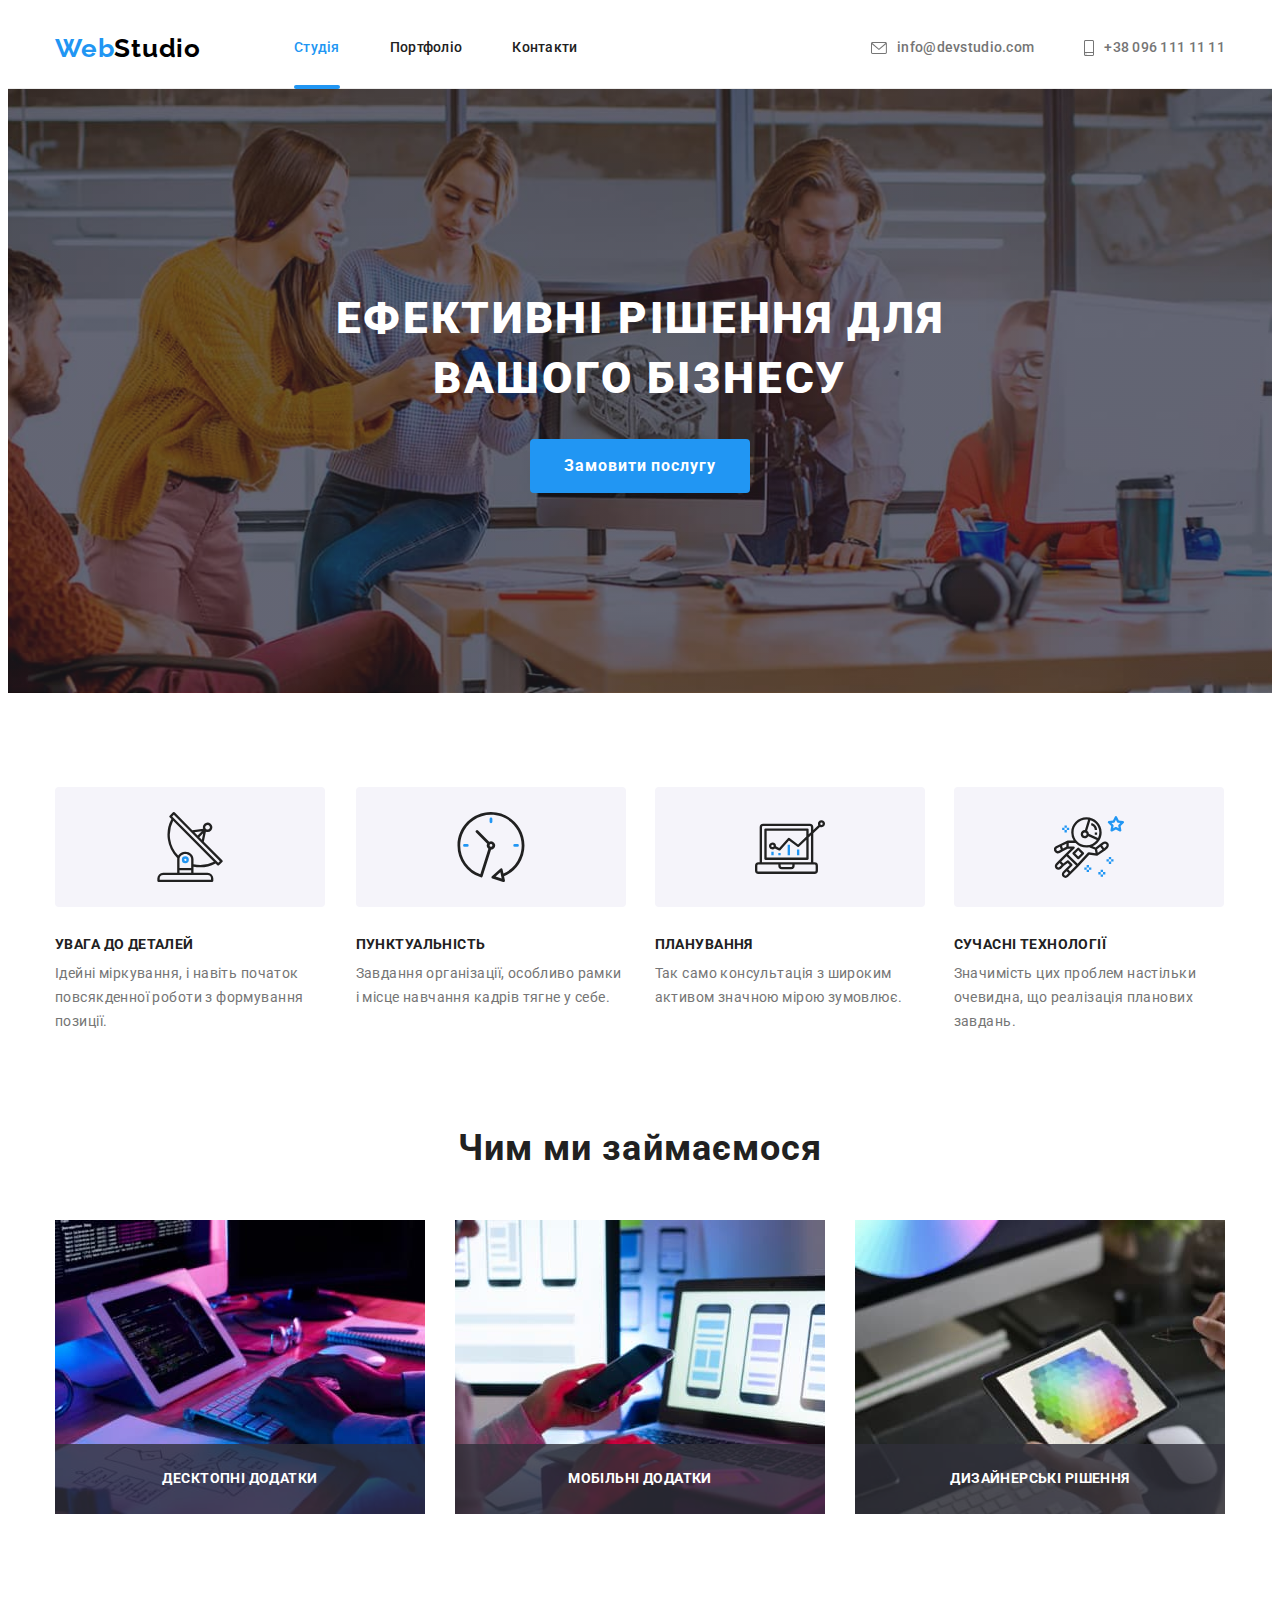
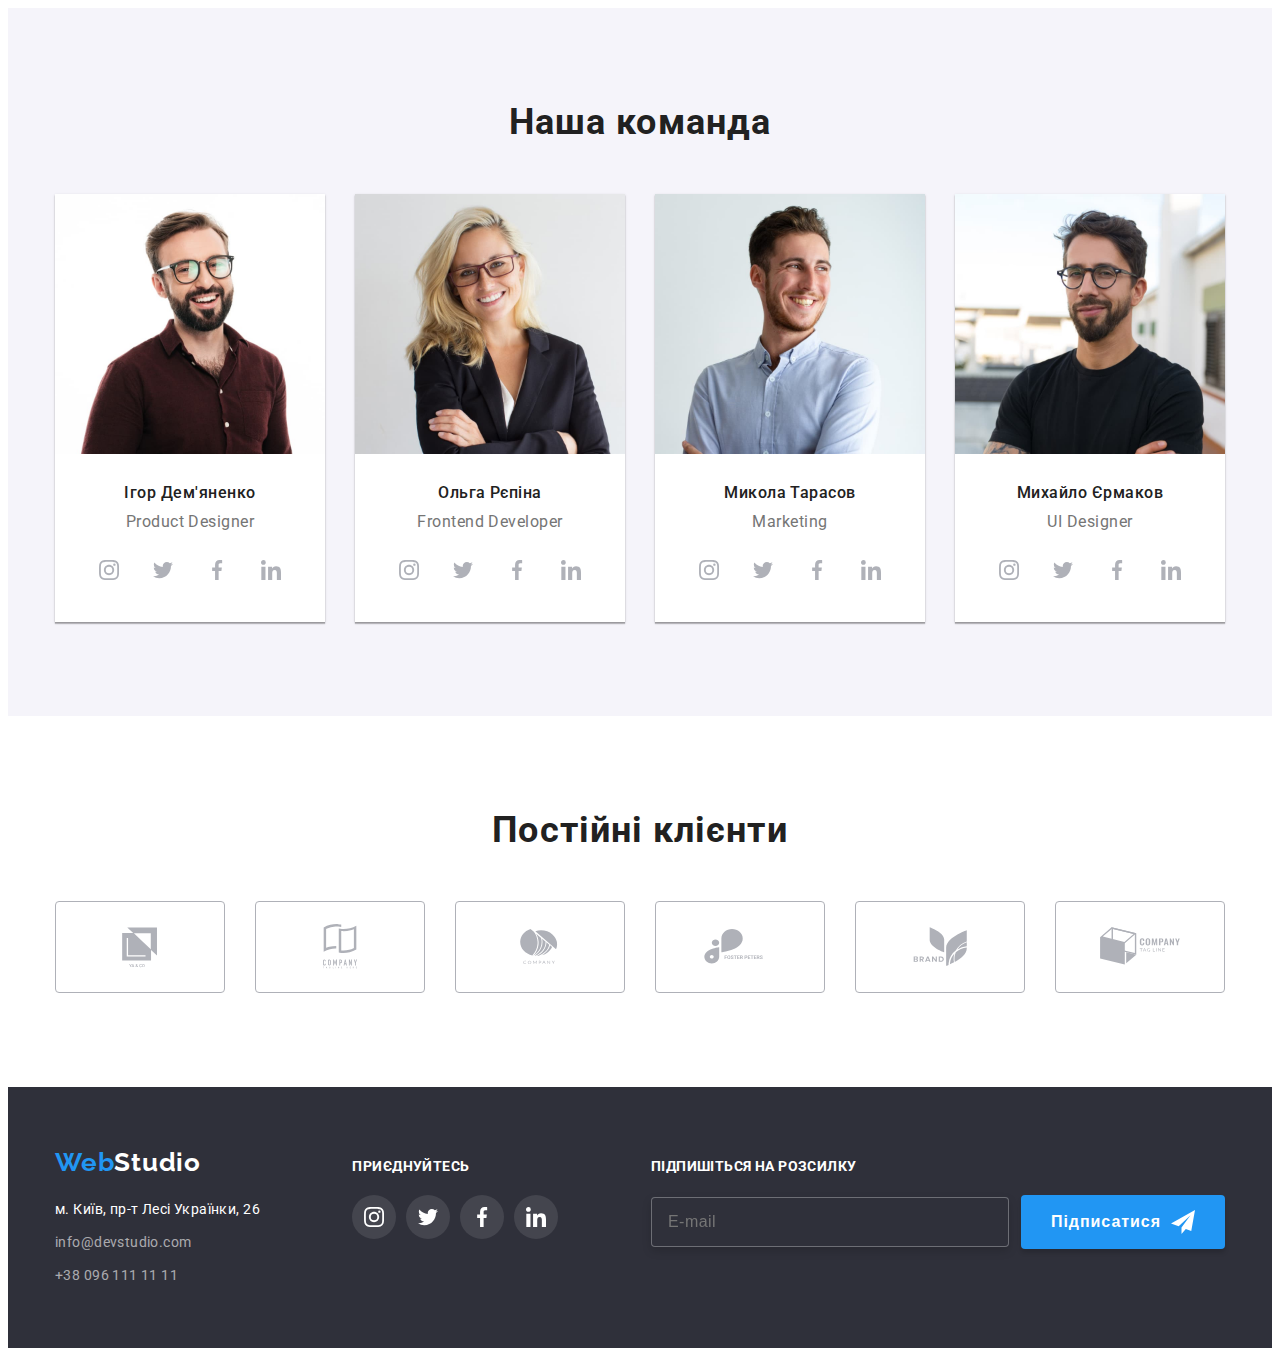
<file: index.html>
<!DOCTYPE html>
<html lang="uk">
<head>
    <meta charset="UTF-8">
    <meta http-equiv="X-UA-Compatible" content="IE=edge">
    <meta name="viewport" content="width=device-width, initial-scale=1.0">
    <title>Web Studio</title>

    <link rel="preconnect" href="https://fonts.googleapis.com">
    <link rel="preconnect" href="https://fonts.gstatic.com" crossorigin>
    <link href="https://fonts.googleapis.com/css2?family=Raleway:wght@700&family=Roboto:wght@400;500;700;900&display=swap" rel="stylesheet">

    <link rel="stylesheet" href="https://cdnjs.cloudflare.com/ajax/libs/modern-normalize/1.1.0/modern-normalize.min.css" integrity="sha512-wpPYUAdjBVSE4KJnH1VR1HeZfpl1ub8YT/NKx4PuQ5NmX2tKuGu6U/JRp5y+Y8XG2tV+wKQpNHVUX03MfMFn9Q==" crossorigin="anonymous" referrerpolicy="no-referrer" />

    <link rel="stylesheet" href="./css/main.min.css">
</head>
<body>

    <header class="header">
        <div class="container">
            <div class="header__container">
                <nav class="nav">
                    <a class="logo nav__logo" href="index.html"><span class="logo__span">Web</span>Studio</a>
                <ul class="nav__list">
                    <li><a class="nav__web nav__web-link nav__web--current" href="index.html">Студія</a></li>
                    <li><a class="nav__web nav__web-link" href="portfolio.html">Портфоліо</a></li>
                    <li><a class="nav__web nav__web-link" href="#">Контакти</a></li>
                </ul>
                </nav>
                <ul class="header__contact-list">
                    <li>
                        <a class="header__contact header__web-link" href="mailto:info@devstudio.com"> 
                            <svg class="header__icon-contact" width="16" height="12">
                                <use href="./images/icons.svg#email-icon"></use>
                            </svg>
                            info@devstudio.com
                        </a>
                    </li>
                    <li>
                        <a class="header__contact header__web-link" href="tel:+380961111111">
                            <svg class="header__icon-contact" width="10" height="16">
                                <use href="./images/icons.svg#smartphone-icon"></use>
                            </svg>
                            +38 096 111 11 11
                        </a>
                    </li>
                </ul>
            </div>
        </div>
    </header>

    <main>
        <section class="head">
            <div class="container">
                <h1 class="head__title">Ефективні рішення для вашого бізнесу</h1>
                <button class="head__button" type="button" data-modal-open>Замовити послугу</button>
            </div>
        </section>
        
        <section class="benefits section">
            <div class="container">
                <h2 class="visually-hidden">Наші переваги</h2>
                <ul class="benefits__list">
                    <li>
                        <div class="benefits__back-icon">
                            <svg width="70" height="70">
                                <use href="./images/icons.svg#antenna"></use>
                            </svg>
                        </div>
                        <h3 class="benefits__title">УВАГА ДО ДЕТАЛЕЙ</h3>
                        <p class="benefits__info">Ідейні міркування, і навіть початок повсякденної роботи з формування позиції.</p>
                    </li>
                    <li>
                        <div class="benefits__back-icon">
                            <svg width="70" height="70">
                                <use href="./images/icons.svg#clock"></use>
                            </svg>
                        </div>
                        <h3 class="benefits__title">ПУНКТУАЛЬНІСТЬ</h3>
                        <p class="benefits__info">Завдання організації, особливо рамки і місце навчання кадрів тягне у себе.</p>
                    </li>
                    <li>
                        <div class="benefits__back-icon">
                            <svg width="70" height="70">
                                <use href="./images/icons.svg#diagram" width="70" height="70"></use>
                            </svg>
                        </div>
                        <h3 class="benefits__title">ПЛАНУВАННЯ</h3>
                        <p class="benefits__info">Так само консультація з широким активом значною мірою зумовлює.</p>
                    </li>
                    <li>
                        <div class="benefits__back-icon">
                            <svg width="70" height="70" class="benefits-icon">
                                <use href="./images/icons.svg#astronaut"></use>
                            </svg>
                        </div>
                        <h3 class="benefits__title">СУЧАСНІ ТЕХНОЛОГІЇ</h3>
                        <p class="benefits__info">Значимість цих проблем настільки очевидна, що реалізація планових завдань.</p>
                    </li>
                </ul>
                
            </div>

        </section>

        <section class="benefits__section section">
            <div class="container">
                <h2 class="benefits__underhead-title">Чим ми займаємося</h2>
                <ul class="benefits__images-list">
                    <li class="benefits__help-img">
                        <div class="benefits__text-preimg">
                            <h5 class="benefits__img-preground">ДЕСКТОПНІ ДОДАТКИ</h5>
                        </div>
                        <img src="./images/code.jpg" alt="Програмуємо" width="370" height="294">
                    </li>
                    <li class="benefits__help-img">
                        <div class="benefits__text-preimg">
                           <h5 class="benefits__img-preground">МОБІЛЬНІ ДОДАТКИ</h5>
                        </div>
                        <img src="./images/smartphone.jpg" alt="Створюємо дизайн" width="370" height="294">
                    </li>
                    <li class="benefits__help-img">
                        <div class="benefits__text-preimg">
                            <h5 class="benefits__img-preground">ДИЗАЙНЕРСЬКІ РІШЕННЯ</h5>
                        </div>
                        <img src="./images/colours.jpg" alt="Обираємо кольори" width="370" height="294">
                    </li>
                </ul>
            </div>

        </section>
        
        <section class="team section">
            <div class="container">
                <h2 class="team__title">Наша команда</h2>
                <ul class="team__list">

                    <li class="team__item">
                        <img class="team__photo" src="./images/igor.jpg" alt="Фото працівника" width="270" height="260">
                        <div class="team__info-about">
                            <h3 class="team__worker-name">Ігор Дем'яненко</h3>
                            <p class="team__job-title">Product Designer</p>
                            <ul class="team__social-list">
                                <li class="team__social-item">
                                    <a class="team__social-link" href="#">
                                        <svg class="team__social-icon" width="20" height="20">
                                            <use href="./images/icons.svg#instagram"></use>
                                        </svg>
                                    </a>
                                </li>
                                <li class="team__social-item">
                                    <a class="team__social-link" href="#">
                                        <svg class="team__social-icon" width="20" height="20">
                                            <use href="./images/icons.svg#twitter"></use>
                                        </svg>
                                    </a>
                                </li>
                                <li class="team__social-item">
                                    <a class="team__social-link" href="#">
                                        <svg class="team__social-icon" width="20" height="20">
                                            <use href="./images/icons.svg#facebook"></use>
                                        </svg>
                                    </a>
                                </li>
                                <li class="team__social-item">
                                    <a class="team__social-link" href="#">
                                        <svg class="team__social-icon" width="20" height="20">
                                            <use href="./images/icons.svg#linkedin"></use>
                                        </svg>
                                    </a>
                                </li>
                            </ul>
                        </div>
                    </li>

                    <li class="team__item">
                        <img class="team__photo"  src="./images/olga.jpg" alt="Фото працівника" width="270" height="260"> 
                        <div class="team__info-about">
                            <h3 class="team__worker-name">Ольга Рєпіна</h3>
                            <p class="team__job-title">Frontend Developer</p>  
                            <ul class="team__social-list">
                                <li class="team__social-item">
                                    <a class="team__social-link" href="#">
                                        <svg class="team__social-icon" width="20" height="20">
                                            <use href="./images/icons.svg#instagram"></use>
                                        </svg>
                                    </a>
                                </li>
                                <li class="team__social-item">
                                    <a class="team__social-link" href="#">
                                        <svg class="team__social-icon" width="20" height="20">
                                            <use href="./images/icons.svg#twitter"></use>
                                        </svg>
                                    </a>
                                </li>
                                <li class="team__social-item">
                                    <a class="team__social-link" href="#">
                                        <svg class="team__social-icon" width="20" height="20">
                                            <use href="./images/icons.svg#facebook"></use>
                                        </svg>
                                    </a>
                                </li>
                                <li class="team__social-item">
                                    <a class="team__social-link" href="#">
                                        <svg class="team__social-icon" width="20" height="20">
                                            <use href="./images/icons.svg#linkedin"></use>
                                        </svg>
                                    </a>
                                </li>
                            </ul>                          
                        </div>
                    </li>

                    <li class="team__item">
                        <img class="team__photo"  src="./images/mikola.jpg" alt="Фото працівника" width="270" height="260">
                        <div class="team__info-about">
                            <h3 class="team__worker-name">Микола Тарасов</h3>
                            <p class="team__job-title">Marketing</p>
                            <ul class="team__social-list">
                                <li class="team__social-item">
                                    <a class="team__social-link" href="#">
                                        <svg class="team__social-icon" width="20" height="20">
                                            <use href="./images/icons.svg#instagram"></use>
                                        </svg>
                                    </a>
                                </li>
                                <li class="team__social-item">
                                    <a class="team__social-link" href="#">
                                        <svg class="team__social-icon" width="20" height="20">
                                            <use href="./images/icons.svg#twitter"></use>
                                        </svg>
                                    </a>
                                </li>
                                <li class="team__social-item">
                                    <a class="team__social-link" href="#">
                                        <svg class="team__social-icon" width="20" height="20">
                                            <use href="./images/icons.svg#facebook"></use>
                                        </svg>
                                    </a>
                                </li>
                                <li class="team__social-item">
                                    <a class="team__social-link" href="#">
                                        <svg class="team__social-icon" width="20" height="20">
                                            <use href="./images/icons.svg#linkedin"></use>
                                        </svg>
                                    </a>
                                </li>
                            </ul>
                        </div>
                    </li>

                    <li class="team__item">
                        <img class="team__photo" src="./images/mihail.jpg" alt="Фото працівника" width="270" height="260">
                        <div class="team__info-about">
                            <h3 class="team__worker-name">Михайло Єрмаков</h3>
                            <p class="team__job-title">UI Designer</p>
                            <ul class="team__social-list">
                                <li class="team__social-item">
                                    <a class="team__social-link" href="#">
                                        <svg class="team__social-icon" width="20" height="20">
                                            <use href="./images/icons.svg#instagram"></use>
                                        </svg>
                                    </a>
                                </li>
                                <li class="team__social-item">
                                    <a class="team__social-link" href="#">
                                        <svg class="team__social-icon" width="20" height="20">
                                            <use href="./images/icons.svg#twitter"></use>
                                        </svg>
                                    </a>
                                </li>
                                <li class="team__social-item">
                                    <a class="team__social-link" href="#">
                                        <svg class="team__social-icon" width="20" height="20">
                                            <use href="./images/icons.svg#facebook"></use>
                                        </svg>
                                    </a>
                                </li>
                                <li class="team__social-item">
                                    <a class="team__social-link" href="#">
                                        <svg class="team__social-icon" width="20" height="20">
                                            <use href="./images/icons.svg#linkedin"></use>
                                        </svg>
                                    </a>
                                </li>
                            </ul>
                        </div>
                    </li>

                </ul>

            </div>

        </section>

        <section class=" client section">
            <div class="container">
                <h2 class="client__title">Постійні клієнти</h2>
                <ul class="client__list">
                    <li class="client__item">
                        <a class="client__link" href="#">
                            <svg class="client__icon" width="106" height="60">
                                <use href="./images/icons.svg#ya-icon"></use>
                            </svg>
                        </a>
                    </li>
                    <li class="client__item">
                        <a class="client__link" href="#">
                            <svg class="client__icon" width="106" height="60">
                                <use href="./images/icons.svg#tag-here-icon"></use>
                            </svg>
                        </a>
                    </li>
                    <li class="client__item">
                        <a class="client__link" href="#">
                            <svg class="client__icon" width="106" height="60">
                                <use href="./images/icons.svg#company-icon"></use>
                            </svg>
                        </a>
                    </li>
                    <li class="client__item">
                        <a class="client__link" href="#">
                            <svg class="client__icon" width="106" height="60">
                                <use href="./images/icons.svg#foster-icon"></use>
                            </svg>
                        </a>
                    </li>
                    <li class="client__item">
                        <a class="client__link" href="#">
                            <svg class="client__icon" width="106" height="60">
                                <use href="./images/icons.svg#brand-icon"></use>
                            </svg>
                        </a>
                    </li>
                    <li class="client__item">
                        <a class="client__link" href="#">
                            <svg class="client__icon" width="106" height="60">
                                <use href="./images/icons.svg#tag-line-icon"></use>
                            </svg>
                        </a>
                    </li>
                </ul>
            </div>
        </section>

    </main>
    
    <footer class="footer">
        <div class="container">
            <div class="footer__container">
                <div class="footer__address">
                    <div class="footer__logo-margin">
                        <a class="logo footer__logo" href="index.html"><span class="logo__span">Web</span>Studio</a>
                    </div>

                    <address>
                    <ul class="footer__contact-list">
            
                        <li class="footer__map-address">м. Київ, пр-т Лесі Українки, 26</li>
                        <li class="footer__email"><a class="footer__contact" href="mailto:info@devstudio.com">info@devstudio.com</a></li>
                        <li><a class="footer__contact" href="tel:+380961111111">+38 096 111 11 11</a></li>
            
                    </ul>
                    </address>
                </div>
                <div class="footer__social">
                    <h5 class="footer__socialmedia-title">ПРИЄДНУЙТЕСЬ</h5>
                    <ul class="footer__social-list">
                        <li class="footer__social-item">
                            <a class="footer__social-link" href="#">
                                <svg class="footer__social-icon" width="20" height="20">
                                    <use href="./images/icons.svg#instagram"></use>
                                </svg>
                            </a>
                        </li>
                        <li class="footer__social-item">
                            <a class="footer__social-link" href="#">
                                <svg class="footer__social-icon" width="20" height="20">
                                    <use href="./images/icons.svg#twitter"></use>
                                </svg>
                            </a>
                        </li>
                        <li class="footer__social-item">
                            <a class="footer__social-link" href="#">
                                <svg class="footer__social-icon" width="20" height="20">
                                    <use href="./images/icons.svg#facebook"></use>
                                </svg>
                            </a>
                        </li>
                        <li class="footer__social-item">
                            <a class="footer__social-link" href="#">
                                <svg class="footer__social-icon" width="20" height="20">
                                    <use href="./images/icons.svg#linkedin"></use>
                                </svg>
                            </a>
                        </li>
                    </ul>
                </div>
                <div class="footer__form-email">
                    <h5 class="footer__send-info-title">ПІДПИШІТЬСЯ НА РОЗСИЛКУ</h5>
                    <form class="footer__user-email" name="user-email" autocomplete="on">
                        <input class="footer__email-input" type="email" placeholder="E-mail">
                        <button class="footer__send-info-button" type="button">
                                Підписатися
                                <svg class="footer__send-icon" width="24" height="24">
                                    <use href="./images/icons.svg#icon-send"></use>
                                </svg>
                        </button>
                    </form>
                </div>
            </div>
        </div>
    </footer>

    <div class="backdrop is-hidden" data-modal>
        <div class="modal">

            <h3 class="modal__title">Залиште свої дані, ми вам передзвонимо</h3>

            <button class="modal__close button-close" type="button" data-modal-close>
                <svg width="18" height="18">
                    <use href="./images/icons.svg#close-black"></use>
                </svg>
            </button>

            <form class="form" name="user-order" autocomplete="on" novalidate>

                <div class="form-field">
                    <label class="form-field__label" for="user-name">Ім'я</label>
                    <div class="form-field__control">
                        <input class="form-field__input" id="user-name" type="text" name="user-name">
                        <svg class="form-field__icon" width="18" height="18">
                            <use href="./images/icons.svg#icon-name"></use>
                        </svg>
                    </div>
                </div>

                <div class="form-field">
                    <label class="form-field__label" for="user-phone">Телефон</label>
                    <div class="form-field__control">
                        <input class="form-field__input" id="user-phone" type="tel" name="user-phone">
                        <svg class="form-field__icon" width="18" height="18">
                            <use href="./images/icons.svg#icon-phone"></use>
                        </svg>
                    </div>
                </div>

                <div class="form-field">
                    <label class="form-field__label" for="user-email">Пошта</label>
                    <div class="form-field__control">
                        <input class="form-field__input" id="user-email" type="email" name="user-email">
                        <svg class="form-field__icon" width="18" height="18">
                            <use href="./images/icons.svg#icon-email"></use>
                        </svg>
                    </div>
                </div>

                <div class="form-field">
                    <label class="form-field__label" for="user-comment">Коментар</label>
                    <textarea class="form-field__textarea" name="user-comment" id="user-comment" placeholder="Введіть текст"></textarea>
                </div>

                    <div class="form-field__checkbox checkbox">
                        <input class="form-field__checkbox-input" id="terms-checkbox" type="checkbox" name="terms-checkbox">
                        <svg class="form-field__checkbox-icon" width="16" height="15">
                            <use href="./images/icons.svg#icon-check"></use>
                        </svg>
                        <label class="form-field__checkbox-label" for="terms-checkbox">Погоджуюся з розсилкою та приймаю  <a class="useraceept-link" href="#">Умови договору</a></label>
                    </div>

                    <button class="form-field__submit" type="submit">Відправити</button>

            </form>
        </div>
    </div>

    <script src="js/modal.js"></script>
</body>
</html>
</file>
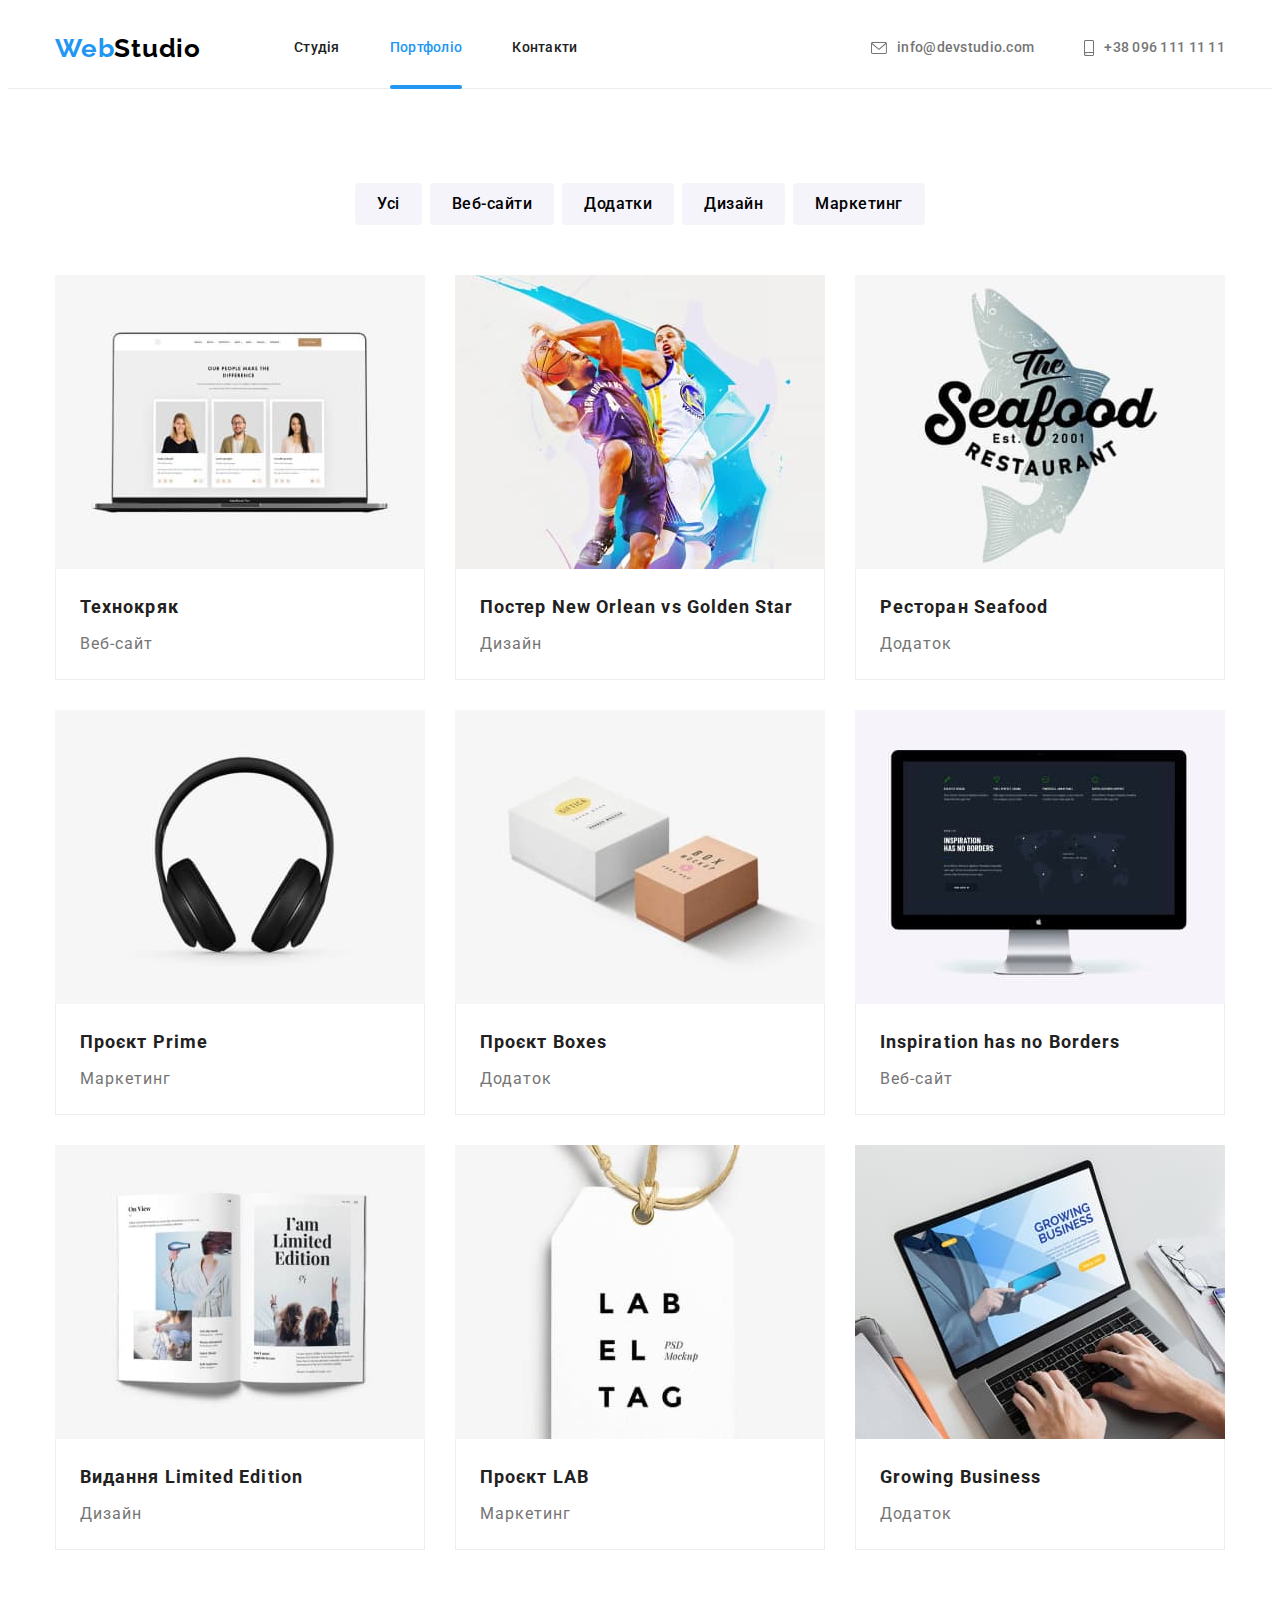
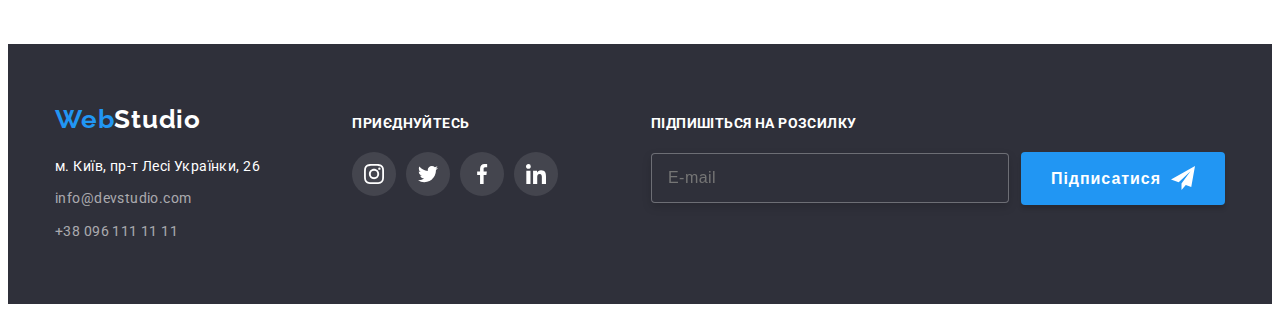
<file: portfolio.html>
<!DOCTYPE html>
<html lang="uk">
<head>
    <meta charset="UTF-8">
    <meta http-equiv="X-UA-Compatible" content="IE=edge">
    <meta name="viewport" content="width=device-width, initial-scale=1.0">
    <title>Портфоліо</title>

    <link rel="preconnect" href="https://fonts.googleapis.com">
    <link rel="preconnect" href="https://fonts.gstatic.com" crossorigin>
    <link href="https://fonts.googleapis.com/css2?family=Raleway:wght@700&family=Roboto:wght@400;500;700;900&display=swap" rel="stylesheet">

    <link rel="stylesheet" href="https://cdnjs.cloudflare.com/ajax/libs/modern-normalize/1.1.0/modern-normalize.min.css" integrity="sha512-wpPYUAdjBVSE4KJnH1VR1HeZfpl1ub8YT/NKx4PuQ5NmX2tKuGu6U/JRp5y+Y8XG2tV+wKQpNHVUX03MfMFn9Q==" crossorigin="anonymous" referrerpolicy="no-referrer" />

    <link rel="stylesheet" href="./css/main.min.css">
</head>
<body>
    <header class="header">
        <div class="container">
            <div class="header__container">
                <nav class="nav">
                    <a class="logo nav__logo" href="index.html"><span class="logo__span">Web</span>Studio</a>
                <ul class="nav__list">
                    <li><a class="nav__web nav__web-link" href="index.html">Студія</a></li>
                    <li><a class="nav__web nav__web-link nav__web--current" href="portfolio.html">Портфоліо</a></li>
                    <li><a class="nav__web nav__web-link" href="#">Контакти</a></li>
                </ul>
                </nav>
                <ul class="header__contact-list">
                    <li>
                        <a class="header__contact header__web-link" href="mailto:info@devstudio.com"> 
                            <svg class="header__icon-contact" width="16" height="12">
                                <use href="./images/icons.svg#email-icon"></use>
                            </svg>
                            info@devstudio.com
                        </a>
                    </li>
                    <li>
                        <a class="header__contact header__web-link" href="tel:+380961111111">
                            <svg class="header__icon-contact" width="10" height="16">
                                <use href="./images/icons.svg#smartphone-icon"></use>
                            </svg>
                            +38 096 111 11 11
                        </a>
                    </li>
                </ul>
            </div>
        </div>
    </header>
    <main>
        <section class="portfolio section">
            <div class="container">
                    <h1 class="visually-hidden">Приклади робіт</h1>
                    <ul class="portfolio__nav">
                        <li><button class="portfolio__button" type="button">Усі</button></li>
                        <li><button class="portfolio__button" type="button">Веб-сайти</button></li>
                        <li><button class="portfolio__button" type="button">Додатки</button></li>
                        <li><button class="portfolio__button" type="button">Дизайн</button></li>
                        <li><button class="portfolio__button" type="button">Маркетинг</button></li>
                    </ul>
                <ul class="portfolio__example-list">
                    <li>
                        <a class="example-list" href="">
                            <div>
                                <div class="example-list__img">
                                    <img src="./images/technocr.jpg" alt="Веб-сайт Технокряк" width="370" height="294">
                                        <div class="example-list__overlay">
                                        <p class="example-list__text">
                                            Ресурс пропонує комплексні пропозиції з різним рівнем функціоналу та сервісів. Все це дозволить відвідувачу отримати вичерпні відомості про компанію чи приватну особу.
                                        </p>
                                        </div>
                                </div>
                                <div class="example-list__info">
                                    <h3 class="example-list__name">Технокряк</h3>
                                    <p class="example-list__product">Веб-сайт</p>
                                </div>
                                
                            </div>
                        </a>
                    </li>
                    <li>
                        <a class="example-list" href="">
                            <div>
                                <div class="example-list__img">
                                <img src="./images/poster.jpg" alt="Приклад постеру" width="370" height="294">
                                <div class="example-list__overlay">
                                    <p class="example-list__text">
                                        Ресурс пропонує комплексні пропозиції з різним рівнем функціоналу та сервісів. Все це дозволить відвідувачу отримати вичерпні відомості про компанію чи приватну особу.
                                    </p>
                                </div>
                            </div>
                                <div class="example-list__info">
                                    <h3 class="example-list__name">Постер New Orlean vs Golden Star</h3>
                                    <p class="example-list__product">Дизайн</p>   
                                </div>
                            </div>
                        </a>
                    </li>
                    <li>
                        <a class="example-list" href="">
                            <div>
                                <div class="example-list__img">
                                <img src="./images/seafood.jpg" alt="Лого додатку" width="370" height="294">
                                <div class="example-list__overlay">
                                    <p class="example-list__text">
                                        Ресурс пропонує комплексні пропозиції з різним рівнем функціоналу та сервісів. Все це дозволить відвідувачу отримати вичерпні відомості про компанію чи приватну особу.
                                    </p>
                                </div>
                            </div>
                                <div class="example-list__info">
                                    <h3 class="example-list__name">Ресторан Seafood</h3>
                                    <p class="example-list__product">Додаток</p> 
                                </div>
                            </div>
                        </a>
                    </li>
                    <li>
                        <a class="example-list" href="">
                            <div>
                                <div class="example-list__img">
                                <img src="./images/headphones.jpg" alt="Реклама проєкту" width="370" height="294">
                                <div class="example-list__overlay">
                                    <p class="example-list__text">
                                        Ресурс пропонує комплексні пропозиції з різним рівнем функціоналу та сервісів. Все це дозволить відвідувачу отримати вичерпні відомості про компанію чи приватну особу.
                                    </p>
                                </div>
                            </div>
                                <div class="example-list__info">
                                    <h3 class="example-list__name">Проєкт Prime</h3>
                                    <p class="example-list__product">Маркетинг</p> 
                                </div>
                            </div>
                        </a>
                    </li>
                    <li>
                        <a class="example-list" href="">
                            <div>
                                <div class="example-list__img">
                                <img src="./images/boxes.jpg" alt="Коробки" width="370" height="294">
                                <div class="example-list__overlay">
                                    <p class="example-list__text">
                                        Ресурс пропонує комплексні пропозиції з різним рівнем функціоналу та сервісів. Все це дозволить відвідувачу отримати вичерпні відомості про компанію чи приватну особу.
                                    </p>
                                </div>
                            </div>
                                <div class="example-list__info">
                                    <h3 class="example-list__name">Проєкт Boxes</h3>
                                    <p class="example-list__product">Додаток</p>  
                                </div>
                            </div>
                        </a>
                    </li>
                    <li>
                        <a class="example-list" href="">
                            <div>
                                <div class="example-list__img">
                                <img src="images/monitor.jpg" alt="Приклад веб-сайту" width="370" height="294">
                                <div class="example-list__overlay">
                                    <p class="example-list__text">
                                        Ресурс пропонує комплексні пропозиції з різним рівнем функціоналу та сервісів. Все це дозволить відвідувачу отримати вичерпні відомості про компанію чи приватну особу.
                                    </p>
                                </div>
                            </div>
                                <div class="example-list__info">
                                    <h3 class="example-list__name">Inspiration has no Borders</h3>
                                    <p class="example-list__product">Веб-сайт</p>
                                </div>
                            </div>
                        </a>
                    </li>
                    <li>
                        <a class="example-list" href="">
                            <div>
                                <div class="example-list__img">
                                <img src="./images/magazine.jpg" alt="Дизайн журналу" width="370" height="294">
                                <div class="example-list__overlay">
                                    <p class="example-list__text">
                                        Ресурс пропонує комплексні пропозиції з різним рівнем функціоналу та сервісів. Все це дозволить відвідувачу отримати вичерпні відомості про компанію чи приватну особу.
                                    </p>
                                </div>
                            </div>
                                <div class="example-list__info">
                                    <h3 class="example-list__name">Видання Limited Edition</h3>
                                    <p class="example-list__product">Дизайн</p>
                                </div>
                            </div>
                        </a>
                    </li>
                    <li>
                        <a class="example-list" href="">
                            <div>
                                <div class="example-list__img">
                                <img src="images/lab.jpg" alt="Лого LAB" width="370" height="294">
                                <div class="example-list__overlay">
                                    <p class="example-list__text">
                                        Ресурс пропонує комплексні пропозиції з різним рівнем функціоналу та сервісів. Все це дозволить відвідувачу отримати вичерпні відомості про компанію чи приватну особу.
                                    </p>
                                </div>
                            </div>
                                <div class="example-list__info">
                                    <h3 class="example-list__name">Проєкт LAB</h3>
                                    <p class="example-list__product">Маркетинг</p>
                                </div>
                            </div>
                        </a>
                    </li>
                    <li>
                        <a class="example-list" href="">
                            <div>
                                <div class="example-list__img">
                                <img src="images/business.jpg" alt="Додаток про бізнес" width="370" height="294">
                                <div class="example-list__overlay">
                                    <p class="example-list__text">
                                        Ресурс пропонує комплексні пропозиції з різним рівнем функціоналу та сервісів. Все це дозволить відвідувачу отримати вичерпні відомості про компанію чи приватну особу.
                                    </p>
                                </div>
                            </div>
                                <div class="example-list__info">
                                    <h3 class="example-list__name">Growing Business</h3>
                                    <p class="example-list__product">Додаток</p>  
                                </div>
                            </div>
                        </a>
                    </li>
                </ul>
            </div>

        </section>
    </main>
    <footer class="footer">
        <div class="container">
            <div class="footer__container">
                <div class="footer__address">
                    <div class="footer__logo-margin">
                        <a class="logo footer__logo" href="index.html"><span class="logo__span">Web</span>Studio</a>
                    </div>

                    <address>
                    <ul class="footer__contact-list">
            
                        <li class="footer__map-address">м. Київ, пр-т Лесі Українки, 26</li>
                        <li class="footer__email"><a class="footer__contact" href="mailto:info@devstudio.com">info@devstudio.com</a></li>
                        <li><a class="footer__contact" href="tel:+380961111111">+38 096 111 11 11</a></li>
            
                    </ul>
                    </address>
                </div>
                <div class="footer__social">
                    <h5 class="footer__socialmedia-title">ПРИЄДНУЙТЕСЬ</h5>
                    <ul class="footer__social-list">
                        <li class="footer__social-item">
                            <a class="footer__social-link" href="#">
                                <svg class="footer__social-icon" width="20" height="20">
                                    <use href="./images/icons.svg#instagram"></use>
                                </svg>
                            </a>
                        </li>
                        <li class="footer__social-item">
                            <a class="footer__social-link" href="#">
                                <svg class="footer__social-icon" width="20" height="20">
                                    <use href="./images/icons.svg#twitter"></use>
                                </svg>
                            </a>
                        </li>
                        <li class="footer__social-item">
                            <a class="footer__social-link" href="#">
                                <svg class="footer__social-icon" width="20" height="20">
                                    <use href="./images/icons.svg#facebook"></use>
                                </svg>
                            </a>
                        </li>
                        <li class="footer__social-item">
                            <a class="footer__social-link" href="#">
                                <svg class="footer__social-icon" width="20" height="20">
                                    <use href="./images/icons.svg#linkedin"></use>
                                </svg>
                            </a>
                        </li>
                    </ul>
                </div>
                <div class="footer__form-email">
                    <h5 class="footer__send-info-title">ПІДПИШІТЬСЯ НА РОЗСИЛКУ</h5>
                    <form class="footer__user-email" name="user-email" autocomplete="on">
                        <input class="footer__email-input" type="email" placeholder="E-mail">
                        <button class="footer__send-info-button" type="button">
                                Підписатися
                                <svg class="footer__send-icon" width="24" height="24">
                                    <use href="./images/icons.svg#icon-send"></use>
                                </svg>
                        </button>
                    </form>
                </div>
            </div>
        </div>
    </footer>
</body>
</html>
</file>
<file: css/main.min.css>
:root{--color-primary: #212121;--color-white: #FFFFFF;--color-black: #000000;--colour-background: #757575;--color-button: #2196F3;--background-head: #2F303A;--head-button: #188CE8;--other-button: #F5F4FA;--border-header: #ECECEC;--example-border:#EEEEEE;--footer-contact: rgba(255, 255, 255, 0.6);--social-media:rgba(255, 255, 255, 0.1);--color-send: rgba(255, 255, 255, 0.3);--color-client: #AFB1B8;--new-back: rgba(47, 48, 58, 0.4);--preimg-color: rgba(47, 48, 58, 0.8);--overlay-color: rgba(33, 150, 243, 0.9);--colar-modal-back: rgba(0, 0, 0, 0.2);--close-border: rgba(0, 0, 0, 0.1);--modal-color-one: rgba(0, 0, 0, 0.12);--modal-color-two: rgba(0, 0, 0, 0.14);--modal-color-three: rgba(0, 0, 0, 0.15);--form-color: rgba(33, 33, 33, 0.2)}body{font-family:"Roboto",sans-serif;color:var(--color-primary)}*{-webkit-box-sizing:border-box;box-sizing:border-box}h1,h2,h3,h4,h5,h6,p,ul{margin:0;padding:0;list-style-type:none}img{display:block;max-width:100%}.benefits{background-color:var(--color-white)}.benefits__list{display:-webkit-box;display:-ms-flexbox;display:flex;gap:29px}.benefits__section{padding-top:0 !important;background-color:var(--color-white)}.benefits__title{font-weight:700;font-size:14px;line-height:1.14;letter-spacing:.03em;text-transform:uppercase;margin-bottom:10px}.benefits__info{font-size:14px;line-height:1.71;letter-spacing:.03em;color:var(--colour-background)}.benefits__underhead-title{font-weight:700;font-size:36px;line-height:1.16;text-align:center;letter-spacing:.03em;margin-bottom:50px}.benefits__images-list{display:-webkit-box;display:-ms-flexbox;display:flex;position:relative;gap:30px}.benefits__help-img{position:relative}.benefits__text-preimg{display:-webkit-box;display:-ms-flexbox;display:flex;-webkit-box-pack:center;-ms-flex-pack:center;justify-content:center;-webkit-box-align:center;-ms-flex-align:center;align-items:center;position:absolute;left:0;bottom:0;z-index:1;width:370px;height:70px;background-color:var(--preimg-color)}.benefits__img-preground{font-weight:700;font-size:14px;line-height:1.14;text-align:center;letter-spacing:.03em;color:var(--color-white)}.benefits__back-icon{display:-webkit-box;display:-ms-flexbox;display:flex;-webkit-box-align:center;-ms-flex-align:center;align-items:center;-webkit-box-pack:center;-ms-flex-pack:center;justify-content:center;border-radius:4px;width:270px;height:120px;background-color:var(--other-button);margin-bottom:30px}.button-close{display:-webkit-box;display:-ms-flexbox;display:flex;-webkit-box-align:center;-ms-flex-align:center;align-items:center;-webkit-box-pack:center;-ms-flex-pack:center;justify-content:center;border-radius:50%;max-width:30px;width:100%;max-height:30px;height:100%;background-color:var(--color-white);border:1px solid var(--close-border);cursor:pointer;fill:var(--color-black);-webkit-transition-property:fill;transition-property:fill;-webkit-transition-duration:250ms;transition-duration:250ms;-webkit-transition-timing-function:cubic-bezier(0.4, 0, 0.2, 1);transition-timing-function:cubic-bezier(0.4, 0, 0.2, 1)}.button-close:hover{fill:var(--color-button)}.button-close:focus{fill:var(--color-button)}.client__title{font-weight:700;font-size:36px;line-height:1.16;text-align:center;letter-spacing:.03em;margin-bottom:50px}.client__list{display:-webkit-box;display:-ms-flexbox;display:flex;-webkit-box-align:center;-ms-flex-align:center;align-items:center;gap:30px}.client__item{width:170px;height:92px}.client__link{display:-webkit-box;display:-ms-flexbox;display:flex;-webkit-box-align:center;-ms-flex-align:center;align-items:center;-webkit-box-pack:center;-ms-flex-pack:center;justify-content:center;width:100%;height:100%;fill:var(--color-client);border:1px solid var(--color-client);border-radius:4px;-webkit-transition-property:border-color,fill;transition-property:border-color,fill;-webkit-transition-duration:250ms;transition-duration:250ms;-webkit-transition-timing-function:cubic-bezier(0.4, 0, 0.2, 1);transition-timing-function:cubic-bezier(0.4, 0, 0.2, 1)}.client__link:hover{fill:var(--color-button);border-color:var(--color-button)}.client__link:focus{fill:var(--color-button);border-color:var(--color-button)}.client__icon{width:100%;height:100%}.example-list{text-decoration:none;display:block;-webkit-transition-property:-webkit-box-shadow;transition-property:-webkit-box-shadow;transition-property:box-shadow;transition-property:box-shadow, -webkit-box-shadow;-webkit-transition-duration:250ms;transition-duration:250ms;-webkit-transition-timing-function:cubic-bezier(0.4, 0, 0.2, 1);transition-timing-function:cubic-bezier(0.4, 0, 0.2, 1)}.example-list__img{position:relative;overflow:hidden}.example-list__text{font-size:18px;line-height:1.55;letter-spacing:.03em;color:var(--color-white)}.example-list__overlay{position:absolute;left:0;top:0;width:100%;height:100%;-webkit-transform:translateY(100%);transform:translateY(100%);padding:63px 24px;background-color:var(--overlay-color);-webkit-transition-property:-webkit-transform;transition-property:-webkit-transform;transition-property:transform;transition-property:transform, -webkit-transform;-webkit-transition-duration:250ms;transition-duration:250ms;-webkit-transition-timing-function:cubic-bezier(0.4, 0, 0.2, 1);transition-timing-function:cubic-bezier(0.4, 0, 0.2, 1)}.example-list__info{position:relative;padding:20px 24px;border-left:1px solid;border-right:1px solid;border-bottom:1px solid;border-color:var(--example-border);background-color:var(--color-white)}.example-list__name{font-weight:700;font-size:18px;line-height:2;letter-spacing:.06em;color:var(--color-primary);margin-bottom:4px}.example-list__product{font-size:16px;line-height:1.87;letter-spacing:.06em;color:var(--colour-background)}.example-list:hover .example-list__overlay{-webkit-transform:translateY(0);transform:translateY(0)}.example-list:hover{-webkit-box-shadow:0px 1px 1px rgba(0,0,0,.12),0px 4px 4px rgba(0,0,0,.06),1px 4px 6px rgba(0,0,0,.16);box-shadow:0px 1px 1px rgba(0,0,0,.12),0px 4px 4px rgba(0,0,0,.06),1px 4px 6px rgba(0,0,0,.16)}.example-list:focus .example-list__overlay{-webkit-transform:translateY(0);transform:translateY(0)}.example-list:focus{-webkit-box-shadow:0px 1px 1px rgba(0,0,0,.12),0px 4px 4px rgba(0,0,0,.06),1px 4px 6px rgba(0,0,0,.16);box-shadow:0px 1px 1px rgba(0,0,0,.12),0px 4px 4px rgba(0,0,0,.06),1px 4px 6px rgba(0,0,0,.16)}.head{max-width:1600px;margin:0 auto;text-align:center;padding:200px 0;background-color:var(--new-back);background-repeat:no-repeat;background-position:center center;background-size:cover;background-image:-webkit-gradient(linear, left top, right top, from(rgba(47, 48, 58, 0.4)), to(rgba(47, 48, 58, 0.4))),url(../images/background-main.jpg);background-image:linear-gradient(to right, rgba(47, 48, 58, 0.4), rgba(47, 48, 58, 0.4)),url(../images/background-main.jpg)}.head__title{font-weight:900;font-size:44px;line-height:1.36;text-align:center;letter-spacing:.06em;text-transform:uppercase;color:var(--color-white);margin:0 auto;margin-bottom:30px;max-width:730px}.head__button{font-family:"Roboto",sans-serif;font-weight:700;font-size:16px;line-height:1.87;letter-spacing:.06em;color:var(--color-white);cursor:pointer;background-color:var(--color-button);border-radius:4px;border-color:rgba(0,0,0,0);padding:10px 32px;-webkit-transition-property:background-color;transition-property:background-color;-webkit-transition-duration:250ms;transition-duration:250ms;-webkit-transition-timing-function:cubic-bezier(0.4, 0, 0.2, 1);transition-timing-function:cubic-bezier(0.4, 0, 0.2, 1)}.head__button:hover{background-color:var(--head-button)}.head__button:focus-visible{background-color:var(--head-button)}.header{background-color:var(--color-white);border-bottom:1px solid var(--border-header)}.header .nav{display:-webkit-box;display:-ms-flexbox;display:flex;-webkit-box-align:center;-ms-flex-align:center;align-items:center;gap:93px}.header .nav__logo{color:var(--color-black)}.header .nav__list{display:-webkit-box;display:-ms-flexbox;display:flex;gap:50px}.header .nav__web{font-weight:500;font-size:14px;line-height:1.14;letter-spacing:.02em;text-decoration:none;color:var(--color-primary);-webkit-transition-property:color;transition-property:color;-webkit-transition-duration:250ms;transition-duration:250ms;-webkit-transition-timing-function:cubic-bezier(0.4, 0, 0.2, 1);transition-timing-function:cubic-bezier(0.4, 0, 0.2, 1)}.header .nav__web:hover{color:var(--color-button)}.header .nav__web:focus-visible{color:var(--color-button)}.header .nav__web--current{position:relative;font-weight:500;font-size:14px;line-height:1.14;letter-spacing:.02em;text-decoration:none;color:var(--color-button)}.header .nav__web--current::after{position:absolute;bottom:-1px;left:0px;content:"";width:100%;height:4px;background-color:var(--color-button);border-radius:2px}.header .nav__web-link{display:block;padding:32px 0}.header__container{display:-webkit-box;display:-ms-flexbox;display:flex;-webkit-box-align:center;-ms-flex-align:center;align-items:center;-webkit-box-pack:justify;-ms-flex-pack:justify;justify-content:space-between}.header__contact{display:-webkit-box;display:-ms-flexbox;display:flex;-webkit-box-align:center;-ms-flex-align:center;align-items:center;font-weight:500;font-size:14px;line-height:1.14;letter-spacing:.02em;text-decoration:none;color:var(--colour-background);-webkit-transition-property:color;transition-property:color;-webkit-transition-duration:250ms;transition-duration:250ms;-webkit-transition-timing-function:cubic-bezier(0.4, 0, 0.2, 1);transition-timing-function:cubic-bezier(0.4, 0, 0.2, 1)}.header__contact:hover{color:var(--color-button)}.header__contact:focus-visible{color:var(--color-button)}.header__contact-list{display:-webkit-box;display:-ms-flexbox;display:flex;-webkit-box-align:center;-ms-flex-align:center;align-items:center;-webkit-box-pack:center;-ms-flex-pack:center;justify-content:center;gap:50px}.header__icon-contact{fill:currentColor;margin-right:10px;-webkit-transition-property:fill;transition-property:fill;-webkit-transition-duration:250ms;transition-duration:250ms;-webkit-transition-timing-function:cubic-bezier(0.4, 0, 0.2, 1);transition-timing-function:cubic-bezier(0.4, 0, 0.2, 1)}.header__icon-contact:hover{fill:var(--color-button)}.logo{font-family:"Raleway",sans-serif;font-weight:700;font-size:26px;line-height:1.19;letter-spacing:.03em;text-decoration:none}.logo__span{font-family:"Raleway",sans-serif;font-weight:700;font-size:26px;line-height:1.19;letter-spacing:.03em;text-decoration:none;color:var(--color-button)}.modal{position:absolute;top:50%;left:50%;-webkit-transform:translate(-50%, -50%);transform:translate(-50%, -50%);width:100%;max-width:528px;height:100%;max-height:581px;padding:40px;background-color:var(--color-white);-webkit-box-shadow:0px 1px 3px var(--modal-color-one),0px 1px 1px var(--modal-color-two),0px 2px 1px var(--colar-modal-back);box-shadow:0px 1px 3px var(--modal-color-one),0px 1px 1px var(--modal-color-two),0px 2px 1px var(--colar-modal-back);border-radius:4px}.modal__close{position:absolute;top:8px;right:8px}.modal__title{text-align:center;font-weight:700;font-size:20px;line-height:1.15;text-align:center;letter-spacing:.03em;margin-bottom:12px}.team{background-color:var(--other-button)}.team__title{font-weight:700;font-size:36px;line-height:1.16;text-align:center;letter-spacing:.03em;margin-bottom:50px}.team__list{display:-webkit-box;display:-ms-flexbox;display:flex;gap:30px}.team__item{background-color:var(--color-white);-webkit-box-shadow:0px 1px 3px rgba(0,0,0,.12),0px 1px 1px rgba(0,0,0,.14),0px 2px 1px rgba(0,0,0,.2);box-shadow:0px 1px 3px rgba(0,0,0,.12),0px 1px 1px rgba(0,0,0,.14),0px 2px 1px rgba(0,0,0,.2)}.team__info-about{padding:30px 0}.team__worker-name{font-weight:500;font-size:16px;line-height:1.18;text-align:center;letter-spacing:.03em;margin-bottom:10px}.team__job-title{font-size:16px;line-height:1.18;text-align:center;letter-spacing:.03em;color:var(--colour-background);margin-bottom:16px}.team__social-list{display:-webkit-box;display:-ms-flexbox;display:flex;-webkit-box-align:center;-ms-flex-align:center;align-items:center;gap:10px;-webkit-box-pack:center;-ms-flex-pack:center;justify-content:center}.team__social-item{width:44px;height:44px}.team__social-link{display:-webkit-box;display:-ms-flexbox;display:flex;-webkit-box-align:center;-ms-flex-align:center;align-items:center;-webkit-box-pack:center;-ms-flex-pack:center;justify-content:center;border-radius:50%;width:100%;height:100%;background-color:var(--color-white);fill:var(--color-client);-webkit-transition-property:background-color,fill;transition-property:background-color,fill;-webkit-transition-duration:250ms;transition-duration:250ms;-webkit-transition-timing-function:cubic-bezier(0.4, 0, 0.2, 1);transition-timing-function:cubic-bezier(0.4, 0, 0.2, 1)}.team__social-link:hover{background-color:var(--color-button);fill:var(--color-white)}.team__social-link:focus{background-color:var(--color-button);fill:var(--color-white)}.portfolio{background-color:var(--color-white)}.portfolio__nav{display:-webkit-box;display:-ms-flexbox;display:flex;-webkit-box-align:center;-ms-flex-align:center;align-items:center;gap:8px;-webkit-box-pack:center;-ms-flex-pack:center;justify-content:center;margin-bottom:50px}.portfolio__button{font-family:"Roboto",sans-serif;font-weight:500;font-size:16px;line-height:1.62;letter-spacing:.03em;cursor:pointer;border-radius:4px;border-color:rgba(0,0,0,0);background-color:var(--other-button);padding:6px 20px;-webkit-transition-property:background-color,color,-webkit-box-shadow;transition-property:background-color,color,-webkit-box-shadow;transition-property:background-color,color,box-shadow;transition-property:background-color,color,box-shadow,-webkit-box-shadow;-webkit-transition-duration:250ms;transition-duration:250ms;-webkit-transition-timing-function:cubic-bezier(0.4, 0, 0.2, 1);transition-timing-function:cubic-bezier(0.4, 0, 0.2, 1)}.portfolio__button:hover{color:var(--color-white);background-color:var(--color-button);-webkit-box-shadow:0px 3px 1px rgba(0,0,0,.1),0px 1px 2px rgba(0,0,0,.08),0px 2px 2px rgba(0,0,0,.12);box-shadow:0px 3px 1px rgba(0,0,0,.1),0px 1px 2px rgba(0,0,0,.08),0px 2px 2px rgba(0,0,0,.12)}.portfolio__button:focus-visible{color:var(--color-white);background-color:var(--color-button);-webkit-box-shadow:0px 3px 1px rgba(0,0,0,.1),0px 1px 2px rgba(0,0,0,.08),0px 2px 2px rgba(0,0,0,.12);box-shadow:0px 3px 1px rgba(0,0,0,.1),0px 1px 2px rgba(0,0,0,.08),0px 2px 2px rgba(0,0,0,.12)}.portfolio__example-list{display:-webkit-box;display:-ms-flexbox;display:flex;gap:30px;-ms-flex-wrap:wrap;flex-wrap:wrap;-ms-flex-preferred-size:calc((100% - 60px)/3);flex-basis:calc((100% - 60px)/3)}.footer{padding:60px 0;background-color:var(--background-head)}.footer__container{display:-webkit-box;display:-ms-flexbox;display:flex;gap:70px;-webkit-box-pack:justify;-ms-flex-pack:justify;justify-content:space-between;-webkit-box-align:baseline;-ms-flex-align:baseline;align-items:baseline}.footer__logo{color:var(--color-white)}.footer__logo-margin{margin-bottom:20px}.footer__map-address{font-style:normal;font-size:14px;line-height:1.71;letter-spacing:.03em;color:var(--color-white);margin-bottom:9px}.footer__contact{font-style:normal;font-size:14px;line-height:1.71;letter-spacing:.03em;color:var(--footer-contact);text-decoration:none;-webkit-transition-property:color;transition-property:color;-webkit-transition-duration:250ms;transition-duration:250ms;-webkit-transition-timing-function:cubic-bezier(0.4, 0, 0.2, 1);transition-timing-function:cubic-bezier(0.4, 0, 0.2, 1)}.footer__contact:hover{color:var(--color-button)}.footer__contact:focus-visible{color:var(--color-button)}.footer__email{margin-bottom:9px}.footer__socialmedia-title{font-weight:700;font-style:normal;font-size:14px;line-height:1.14;letter-spacing:.03em;color:var(--color-white);margin-bottom:20px}.footer__social-list{display:-webkit-box;display:-ms-flexbox;display:flex;-webkit-box-align:center;-ms-flex-align:center;align-items:center;gap:10px}.footer__social-item{width:44px;height:44px}.footer__social-link{display:-webkit-box;display:-ms-flexbox;display:flex;-webkit-box-align:center;-ms-flex-align:center;align-items:center;-webkit-box-pack:center;-ms-flex-pack:center;justify-content:center;border-radius:50%;width:100%;height:100%;background-color:var(--social-media);-webkit-transition-property:background-color;transition-property:background-color;-webkit-transition-duration:250ms;transition-duration:250ms;-webkit-transition-timing-function:cubic-bezier(0.4, 0, 0.2, 1);transition-timing-function:cubic-bezier(0.4, 0, 0.2, 1)}.footer__social-link:hover{background-color:var(--color-button)}.footer__social-link:focus{background-color:var(--color-button)}.footer__social-icon{fill:var(--color-white)}.footer__send-info-title{font-weight:700;font-size:14px;line-height:1.14;letter-spacing:.03em;color:var(--color-white);display:block;margin-bottom:20px}.footer__email-input{width:358px;height:50px;padding:15px 16px;outline:none;font-size:16px;line-height:1.25;letter-spacing:.03em;color:var(--footer-contact);border:1px solid var(--color-send);-webkit-filter:drop-shadow(0px 4px 4px var(--modal-color-three));filter:drop-shadow(0px 4px 4px var(--modal-color-three));border-radius:4px;background-color:var(--background-head)}.footer__send-info-button{font-weight:700;font-size:16px;line-height:1.87;letter-spacing:.06em;color:var(--color-white);cursor:pointer;-webkit-box-shadow:0px 4px 4px var(--modal-color-three);box-shadow:0px 4px 4px var(--modal-color-three);background-color:var(--color-button);border-radius:4px;display:-webkit-box;display:-ms-flexbox;display:flex;-webkit-box-align:center;-ms-flex-align:center;align-items:center;-webkit-box-pack:center;-ms-flex-pack:center;justify-content:center;gap:10px;border-color:rgba(0,0,0,0);padding:10px 28px;-webkit-transition-property:background-color;transition-property:background-color;-webkit-transition-duration:250ms;transition-duration:250ms;-webkit-transition-timing-function:cubic-bezier(0.4, 0, 0.2, 1);transition-timing-function:cubic-bezier(0.4, 0, 0.2, 1)}.footer__send-info-button:hover{background-color:var(--head-button)}.footer__send-info-button:focus-visible{background-color:var(--head-button)}.footer__send-icon{fill:var(--color-white)}.footer__user-email{gap:12px;display:-webkit-box;display:-ms-flexbox;display:flex;-webkit-box-pack:center;-ms-flex-pack:center;justify-content:center;-webkit-box-align:center;-ms-flex-align:center;align-items:center}.form-field__label{font-size:12px;line-height:1.16;letter-spacing:.01em;display:block;margin-bottom:3px;color:var(--colour-background)}.form-field__input{width:100%;height:40px;padding-left:42px;padding-right:12px;border:1px solid var(--form-color);border-radius:4px;outline:none;-webkit-transition-property:border-color;transition-property:border-color;-webkit-transition-duration:250ms;transition-duration:250ms;-webkit-transition-timing-function:cubic-bezier(0.4, 0, 0.2, 1);transition-timing-function:cubic-bezier(0.4, 0, 0.2, 1)}.form-field__input:hover{fill:var(--color-button);border-color:var(--color-button)}.form-field__input:focus{border-color:var(--color-button)}.form-field__textarea{width:100%;height:120px;padding:12px 16px;border:1px solid var(--form-color);border-radius:4px;outline:none;margin-bottom:20px;-webkit-transition-property:border-color;transition-property:border-color;-webkit-transition-duration:250ms;transition-duration:250ms;-webkit-transition-timing-function:cubic-bezier(0.4, 0, 0.2, 1);transition-timing-function:cubic-bezier(0.4, 0, 0.2, 1);resize:none}.form-field__textarea::-webkit-input-placeholder{font-size:12px;line-height:1.16}.form-field__textarea::-moz-placeholder{font-size:12px;line-height:1.16}.form-field__textarea:-ms-input-placeholder{font-size:12px;line-height:1.16}.form-field__textarea::-ms-input-placeholder{font-size:12px;line-height:1.16}.form-field__textarea::placeholder{font-size:12px;line-height:1.16}.form-field__textarea:hover{border-color:var(--color-button)}.form-field__textarea:focus{border-color:var(--color-button)}.form-field__control{position:relative;margin-bottom:9px}.form-field__icon{position:absolute;top:50%;left:12px;-webkit-transform:translateY(-50%);transform:translateY(-50%);fill:var(--color-primary);-webkit-transition-property:fill;transition-property:fill;-webkit-transition-duration:250ms;transition-duration:250ms;-webkit-transition-timing-function:cubic-bezier(0.4, 0, 0.2, 1);transition-timing-function:cubic-bezier(0.4, 0, 0.2, 1)}.form-field__submit{font-family:"Roboto",sans-serif;font-weight:700;font-size:16px;line-height:1.87;letter-spacing:.06em;color:var(--color-white);cursor:pointer;background-color:var(--color-button);border-radius:4px;-webkit-box-shadow:0px 4px 4px var(--modal-color-three);box-shadow:0px 4px 4px var(--modal-color-three);border-color:rgba(0,0,0,0);padding:10px 52px;-webkit-transition-property:background-color;transition-property:background-color;-webkit-transition-duration:250ms;transition-duration:250ms;-webkit-transition-timing-function:cubic-bezier(0.4, 0, 0.2, 1);transition-timing-function:cubic-bezier(0.4, 0, 0.2, 1);margin:0 124px}.form-field__submit:hover{background-color:var(--head-button)}.form-field__submit:focus{background-color:var(--head-button)}.form-field__checkbox{margin-bottom:30px;display:-webkit-box;display:-ms-flexbox;display:flex;-webkit-box-align:center;-ms-flex-align:center;align-items:center}.form-field__checkbox-input{-webkit-appearance:none;-moz-appearance:none;appearance:none}.form-field__checkbox-icon{border:2px solid var(--color-primary);border-radius:2px;fill:rgba(0,0,0,0);background-color:var(--color-white);margin-right:8.3px;position:absolute}.form-field__checkbox-label{position:relative;padding-left:24px;font-size:14px;line-height:24px;letter-spacing:.03em;color:var(--colour-background)}.form-field__input:hover+.form-field__icon{fill:var(--color-button)}.form-field__input:focus+.form-field__icon{fill:var(--color-button)}.form-field__checkbox-input:checked+.form-field__checkbox-icon{fill:var(--color-white);background-color:var(--color-button);border-color:var(--color-button)}.useraceept-link{color:var(--color-button)}.backdrop{position:fixed;top:0;left:0;height:100%;width:100%;background-color:var(--colar-modal-back);z-index:2;-webkit-transition:opacity 250ms cubic-bezier(0.4, 0, 0.2, 1),visibility 250ms cubic-bezier(0.4, 0, 0.2, 1);transition:opacity 250ms cubic-bezier(0.4, 0, 0.2, 1),visibility 250ms cubic-bezier(0.4, 0, 0.2, 1)}.container{width:1200px;padding:0 15px;margin:0 auto}.is-hidden{opacity:0;visibility:hidden;pointer-events:none}.section{padding:94px 0}.visually-hidden{position:absolute;white-space:nowrap;width:1px;height:1px;overflow:hidden;border:0;padding:0;clip:rect(0 0 0 0);-webkit-clip-path:inset(50%);clip-path:inset(50%);margin:-1px}/*# sourceMappingURL=main.min.css.map */
</file>
